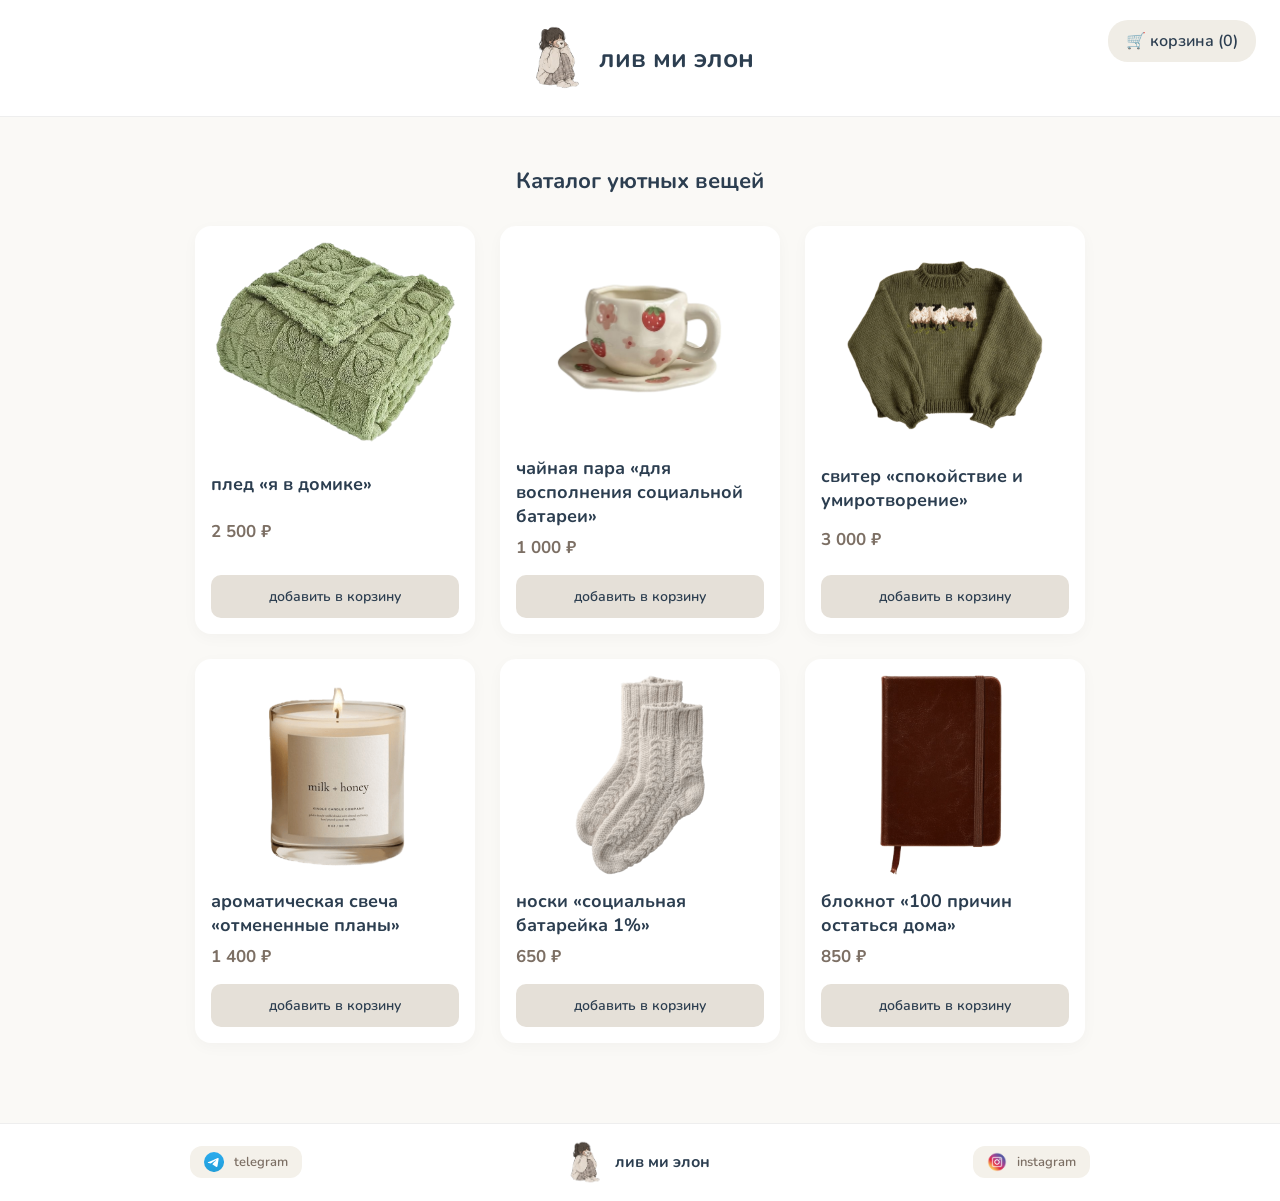
<file: index.html>
<!DOCTYPE html>
<html lang="ru">
<head>
    <meta charset="utf-8">
    <meta name="viewport" content="width=device-width, initial-scale=1.0">
    <title>Магазин товаров для интровертов</title>

    <link rel="preconnect" href="https://fonts.googleapis.com">
    <link rel="preconnect" href="https://fonts.gstatic.com" crossorigin>
    <link href="https://fonts.googleapis.com/css2?family=Nunito:wght@400;600;700&display=swap" rel="stylesheet">

    <link rel="stylesheet" href="style.css">
</head>
<body>

<header class="header">
    <div class="header-main">
        <img
                src="logo.png"
                title="я не я без кофе и свитера"
                alt="тут логотип-стесняшка-социофоб с кофе и в свитере"
                class="logo"
        >
        <h1>лив ми элон</h1>
    </div>

    <button id="cart-btn" class="cart-btn">
        🛒 корзина (<span id="cart-count">0</span>)
    </button>
</header>

<main class="container">
    <h2 class="section-title">Каталог уютных вещей</h2>

    <section class="catalog">
        <article class="product-card">
            <img
                    src="blanket.png"
                    title="плед зеленый с сердечками"
                    alt="плед для личного пространства"
                    class="product-img"
            >
            <h3 class="product-title">плед «я в домике»</h3>
            <p class="product-price">2 500 ₽</p>
            <button class="add-to-cart-btn" data-id="1">добавить в корзину</button>
        </article>

        <article class="product-card">
            <img
                    src="cup.png"
                    title="чайная пара с ягодным узором"
                    alt="кружечка с блюдечком с узором клубнички"
                    class="product-img"
            >
            <h3 class="product-title">чайная пара «для восполнения социальной батареи»</h3>
            <p class="product-price">1 000 ₽</p>
            <button class="add-to-cart-btn" data-id="2">добавить в корзину</button>
        </article>

        <article class="product-card">
            <img
                    src="sweater.png"
                    title="зеленый вязаный свитер с овечками"
                    alt="уютный свитер с овечками"
                    class="product-img"
            >
            <h3 class="product-title">свитер «спокойствие и умиротворение»</h3>
            <p class="product-price">3 000 ₽</p>
            <button class="add-to-cart-btn" data-id="3">добавить в корзину</button>
        </article>

        <article class="product-card">
            <img
                    src="candle.png"
                    title="свеча с ароматом выпечки"
                    alt="свеча 200мл в стекле"
                    class="product-img"
            >
            <h3 class="product-title">ароматическая свеча «отмененные планы»</h3>
            <p class="product-price">1 400 ₽</p>
            <button class="add-to-cart-btn" data-id="4">добавить в корзину</button>
        </article>

        <article class="product-card">
            <img
                    src="socks.png"
                    title="носки 'социальная батарейка 1%'"
                    alt="махровые носки"
                    class="product-img"
            >
            <h3 class="product-title">носки «социальная батарейка 1%»</h3>
            <p class="product-price">650 ₽</p>
            <button class="add-to-cart-btn" data-id="5">добавить в корзину</button>
        </article>

        <article class="product-card">
            <img
                    src="notebook.png"
                    title="блокнот записной"
                    alt="блокнот для 100 причин остаться дома"
                    class="product-img"
            >
            <h3 class="product-title">блокнот «100 причин остаться дома»</h3>
            <p class="product-price">850 ₽</p>
            <button class="add-to-cart-btn" data-id="6">добавить в корзину</button>
        </article>
    </section>
</main>

<footer class="footer">
    <div class="footer-container">
        <div class="footer-social-network">
            <img
                    src="tg_logo.svg"
                    title="лого телеграм"
                    alt="логотип телеграм"
                    class="footer-logo-tg"
            >
            <a href="https://t.me" target="_blank" rel="noopener noreferrer" class="social-link">
                telegram
            </a>
        </div>

        <div class="footer-brand">
            <img
                    src="logo.png"
                    title="я не я без кофе и свитера"
                    alt="тут логотип-стесняшка-социофоб с кофе и в свитере"
                    class="footer-logo"
            >
            <span class="footer-title">лив ми элон</span>
        </div>

        <div class="footer-social-network">
            <img
                    src="inst_logo.png"
                    title="лого инст"
                    alt="логотип инстаграм"
                    class="footer-logo-inst"
            >
            <a href="https://instagram.com" target="_blank" rel="noopener noreferrer" class="social-link">
                instagram
            </a>
        </div>
    </div>
</footer>


<div id="cart-modal" class="modal-backdrop">
    <div class="modal">
        <div class="modal-header">
            <h2>ваша корзина</h2>
            <button id="close-cart-btn" class="close-btn">&times;</button>
        </div>

        <div class="modal-body">
            <div id="cart-items-list" class="cart-items-list">
                <p class="empty-cart-msg">здесь пока ничего нет 🛌</p>
            </div>

            <div class="cart-summary">
                <span>итого:</span>
                <span id="cart-total-price">0 ₽</span>
            </div>

            <button id="goto-order-btn" class="primary-btn" disabled>оформить заказ</button>
        </div>
    </div>
</div>


<div id="order-modal" class="modal-backdrop">
    <div class="modal">
        <div class="modal-header">
            <h2>оформление заказа</h2>
            <button id="close-order-btn" class="close-btn">&times;</button>
        </div>

        <div class="modal-body">
            <form id="order-form" class="order-form" novalidate>
                <div class="form-group">
                    <label for="first-name">имя</label>
                    <input type="text" id="first-name" placeholder="введите ваше имя" class="form-input">
                    <span class="error-msg" id="first-name-error"></span>
                </div>

                <div class="form-group">
                    <label for="last-name">фамилия</label>
                    <input type="text" id="last-name" placeholder="введите вашу фамилию" class="form-input">
                    <span class="error-msg" id="last-name-error"></span>
                </div>

                <div class="form-group">
                    <label for="address">адрес доставки</label>
                    <input type="text" id="address" placeholder="улица, дом, квартира / пвз" class="form-input">
                    <span class="error-msg" id="address-error"></span>
                </div>

                <div class="form-group">
                    <label for="phone">контактный номер телефона</label>
                    <input type="tel" id="phone" placeholder="+7 (999) 000-00-00" class="form-input" maxlength="18">
                    <span class="error-msg" id="phone-error"></span>
                </div>

                <div class="form-group payment-group">
                    <label class="payment-title">способ оплаты</label>

                    <div class="payment-options">
                        <label class="payment-option">
                            <input type="radio" id="sbp" name="payment-type" value="sbp" checked>
                            <span>СБП</span>
                        </label>

                        <label class="payment-option">
                            <input type="radio" id="card" name="payment-type" value="card">
                            <span>картой онлайн</span>
                        </label>

                        <label class="payment-option">
                            <input type="radio" id="card-off" name="payment-type" value="card-off">
                            <span>картой при получении</span>
                        </label>

                        <label class="payment-option">
                            <input type="radio" id="cash" name="payment-type" value="cash">
                            <span>наличными</span>
                        </label>
                    </div>
                </div>

                <button type="submit" class="primary-btn">создать заказ</button>
            </form>
        </div>
    </div>
</div>


<div id="success-modal" class="modal-backdrop">
    <div class="modal modal-success">
        <div class="success-icon">😌</div>
        <h2>заказ создан!</h2>
        <p>спасибо за заказ! мы доставим его в тишине и без лишних звонков.</p>
        <button id="close-success-btn" class="primary-btn">отлично 👉🏼👈🏼</button>
    </div>
</div>

<script src="script.js"></script>
</body>
</html>
</file>
<file: style.css>
body {
    font-family: 'Nunito', sans-serif;
    margin: 0;
    padding: 0;
    color: #373a3c;
    background-color: #faf9f6;
}

.header {
    display: flex;
    justify-content: center;
    align-items: center;
    position: relative;
    padding: 24px;
    background-color: #ffffff;
    border-bottom: 1px solid #eee;
}

.header-main {
    display: flex;
    flex-direction: row;
    align-items: center;
    gap: 12px;
}

.header-main h1 {
    font-size: 26px;
    margin: 0;
    color: #2c3e50;
}

.logo {
    width: 60px;
    height: auto;
}

.cart-btn {
    position: absolute;
    top: 20px;
    right: 24px;
    padding: 10px 18px;
    font-family: 'Nunito', sans-serif;
    font-size: 16px;
    font-weight: 600;
    background-color: #f0ede6;
    color: #2c3e50;
    border: none;
    border-radius: 20px;
    cursor: pointer;
    transition: all 0.2s ease;
}

.cart-btn:hover {
    background-color: #e2ddd3;
    transform: translateY(-1px);
}

.container {
    max-width: 1100px;
    margin: 0 auto;
    padding: 30px 20px;
}

.section-title {
    text-align: center;
    color: #2c3e50;
    margin-bottom: 30px;
    font-size: 22px;
}

.catalog {
    display: grid;
    grid-template-columns: repeat(auto-fit, minmax(250px, 280px));
    gap: 25px;
    justify-content: center;
}

.product-card {
    background-color: #ffffff;
    border-radius: 16px;
    padding: 16px;
    display: flex;
    flex-direction: column;
    justify-content: space-between;
    box-shadow: 0 4px 15px rgba(0, 0, 0, 0.03);
    transition: transform 0.2s, box-shadow 0.2s;
    box-sizing: border-box;
}

.product-card:hover {
    transform: translateY(-4px);
    box-shadow: 0 8px 20px rgba(0, 0, 0, 0.06);
}

.product-img {
    width: 100%; 
    height: 200px; 
    object-fit: contain;
    border-radius: 12px;
}

.product-title {
    font-size: 18px;
    margin: 14px 0 8px 0;
    color: #2c3e50;
}

.product-price {
    font-size: 17px;
    font-weight: 700;
    color: #7c6f64;
    margin: 0 0 16px 0;
}

.add-to-cart-btn {
    width: 100%;
    padding: 12px;
    font-family: 'Nunito', sans-serif;
    font-size: 14px;
    font-weight: 600;
    background-color: #e5e0d8;
    color: #2c3e50;
    border: none;
    border-radius: 10px;
    cursor: pointer;
    transition: background-color 0.2s;
}

.add-to-cart-btn:hover {
    background-color: #d6cfc4;
}

.footer {
    background-color: #ffffff;
    border-top: 1px solid #eee;
    padding: 16px 20px;
    margin-top: 50px; 
}

.footer-container {
    max-width: 900px;
    margin: 0 auto;
    display: flex;
    justify-content: space-between;
    align-items: center;
    gap: 15px;
}

.footer-brand {
    display: flex;
    align-items: center;
    gap: 10px;
}

.footer-logo {
    width: 40px;   
    height: auto;
}

.footer-social-network {
    display: flex;
    align-items: center;
    gap: 10px;
    background-color: #f4f1ea;
    padding: 6px 14px;
    border-radius: 12px;
    transition: all 0.2s ease;
}

.footer-logo-tg, .footer-logo-inst {
    width: 20px;
    height: auto;
}

.footer-title {
    font-size: 16px; 
    font-weight: 700;
    color: #2c3e50;
}

.social-link {
    text-decoration: none;
    font-size: 13px;
    font-weight: 600;
    color: #7c6f64;
}

.footer-social-network:hover {
    background-color: #e5e0d8;
    color: #2c3e50;
    transform: translateY(-1px);
}

.modal-backdrop {
    display: none;
    position: fixed;
    top: 0;
    left: 0;
    width: 100%;
    height: 100%;
    background-color: rgba(44, 62, 80, 0.35);
    backdrop-filter: blur(4px);
    z-index: 1000;
    justify-content: center;
    align-items: center;
    padding: 20px;
    box-sizing: border-box;
}

.modal-backdrop.is-open {
    display: flex;
}

.modal {
    background-color: #ffffff;
    width: 100%;
    max-width: 480px;
    max-height: 90vh;
    border-radius: 20px;
    padding: 24px;
    box-shadow: 0 10px 30px rgba(0, 0, 0, 0.08);
    display: flex;
    flex-direction: column;
    overflow-y: auto;
    box-sizing: border-box;
}

.modal-header {
    display: flex;
    justify-content: space-between;
    align-items: center;
    margin-bottom: 16px;
}

.modal-header h2 {
    margin: 0;
    font-size: 20px;
    color: #2c3e50;
}

.close-btn {
    background: none;
    border: none;
    font-size: 26px;
    color: #7c6f64;
    cursor: pointer;
    line-height: 1;
    padding: 0;
}

.close-btn:hover {
    color: #2c3e50;
}

.cart-items-list {
    margin-bottom: 16px;
    max-height: 260px;
    overflow-y: auto;
}

.cart-item {
    display: flex;
    justify-content: space-between;
    align-items: center;
    padding: 10px 0;
    border-bottom: 1px solid #f0ede6;
}

.cart-item-info {
    flex: 1;
    padding-right: 10px;
}

.cart-item-title {
    font-weight: 600;
    color: #2c3e50;
    font-size: 14px;
}

.cart-item-price {
    color: #7c6f64;
    font-size: 13px;
    margin-top: 2px;
}

.cart-item-actions {
    display: flex;
    align-items: center;
    gap: 10px;
}

.qty-control {
    display: inline-flex;
    align-items: center;
    height: 30px;
    background-color: #f0ede6;
    border: 1px solid #e5e0d8;
    border-radius: 10px;
    overflow: hidden;
}

.qty-btn {
    width: 30px;
    height: 100%;
    border: none;
    background: transparent;
    cursor: pointer;
    font-family: inherit;
    font-size: 16px;
    font-weight: 700;
    color: #2c3e50;
    display: flex;
    align-items: center;
    justify-content: center;
    padding: 0;
    transition: background-color 0.15s ease;
}

.qty-btn:hover {
    background-color: #e5e0d8;
}

.cart-item-qty {
    min-width: 28px;
    height: 100%;
    padding: 0 4px;
    display: flex;
    align-items: center;
    justify-content: center;
    font-size: 14px;
    font-weight: 700;
    color: #2c3e50;
    border-left: 1px solid #e5e0d8;
    border-right: 1px solid #e5e0d8;
    box-sizing: border-box;
}

.remove-btn {
    background: none;
    border: none;
    color: #c0392b;
    cursor: pointer;
    font-size: 16px;
    margin-left: 6px;
    padding: 2px 6px;
}

.remove-btn:hover {
    opacity: 0.7;
}

.empty-cart-msg {
    text-align: center;
    color: #7c6f64;
    padding: 30px 0;
    font-size: 15px;
}

.cart-summary {
    display: flex;
    justify-content: space-between;
    font-size: 18px;
    font-weight: 700;
    color: #2c3e50;
    padding: 14px 0;
    border-top: 1px dashed #eee;
    margin-bottom: 16px;
}

.order-form {
    display: flex;
    flex-direction: column;
    gap: 12px;
}

.form-group {
    display: flex;
    flex-direction: column;
    gap: 4px;
}

.form-group label {
    font-size: 15px;
    font-weight: 600;
    color: #2c3e50;
}

.form-input {
    width: 100%;
    padding: 12px 14px;
    border: 1px solid #e5e0d8;
    border-radius: 10px;
    font-family: 'Nunito', sans-serif;
    font-size: 16px;
    box-sizing: border-box;
    background-color: #faf9f6;
    outline: none;
    transition: border-color 0.2s;
}

.form-input:focus {
    border-color: #7c6f64;
}

.primary-btn {
    width: 100%;
    padding: 14px;
    margin-top: 8px;
    font-family: 'Nunito', sans-serif;
    font-size: 16px;
    font-weight: 700;
    background-color: #2c3e50;
    color: #ffffff;
    border: none;
    border-radius: 10px;
    cursor: pointer;
    transition: background-color 0.2s;
}

.primary-btn:hover:not(:disabled) {
    background-color: #1a252f;
}

.primary-btn:disabled {
    background-color: #cccccc;
    cursor: not-allowed;
}

.payment-group {
    margin-top: 4px;
}

.payment-title {
    font-size: 15px;
    font-weight: 600;
    color: #2c3e50;
    margin-bottom: 6px;
}

.payment-options {
    display: grid;
    grid-template-columns: repeat(2, 1fr);
    gap: 8px;
}

.payment-option {
    display: flex;
    align-items: center;
    gap: 10px;
    padding: 12px 12px;
    background-color: #faf9f6;
    border: 1px solid #e5e0d8;
    border-radius: 10px;
    cursor: pointer;
    font-size: 15px;
    font-weight: 600;
    color: #2c3e50;
    transition: all 0.2s ease;
    user-select: none;
}

.payment-option:hover {
    background-color: #f0ede6;
    border-color: #c8c2b7;
}

.payment-option:has(input:checked) {
    background-color: #ffffff;
    border-color: #2c3e50;
    box-shadow: 0 2px 6px rgba(44, 62, 80, 0.08);
}

.payment-option input[type="radio"] {
    accent-color: #2c3e50;
    width: 18px;
    height: 18px;
    margin: 0;
    cursor: pointer;
    flex-shrink: 0;
}

.modal-success {
    text-align: center;
    align-items: center;
}

.success-icon {
    font-size: 48px;
    margin-bottom: 10px;
}

.modal-success h2 {
    margin: 0 0 10px 0;
}

.modal-success p {
    color: #7c6f64;
    margin: 0 0 20px 0;
    font-size: 15px;
}

.form-input.invalid {
    border-color: #e74c3c;
    background-color: #fdf2f2;
}

.error-msg {
    color: #e74c3c;
    font-size: 13px;
    margin-top: 2px;
    display: block;
    min-height: 16px;
}

.error-msg:empty {
    display: none;
}

@media (max-width: 600px) {
    .header {
        flex-direction: column;
        gap: 12px;
        padding: 16px;
    }
    .cart-btn {
        position: static;
        width: 100%;
    }
    .footer-container {
        flex-direction: column;
        gap: 12px;
    }
}

@media (max-width: 380px) {
    .container {
        padding: 16px 10px;
    }
    .modal {
        padding: 16px;
    }
    .product-title {
        font-size: 16px;
    }
    .payment-options {
            grid-template-columns: 1fr;
    }
}

@media (max-width: 768px) {
    .container {
        padding: 24px 16px;
    }
    .header {
        padding: 20px 16px;
    }
    .cart-btn {
        padding: 8px 14px;
        font-size: 15px;
        right: 16px;
    }
    .header-main h1 {
        font-size: 22px;
    }
    .catalog {
        gap: 16px;
    }
}
</file>
